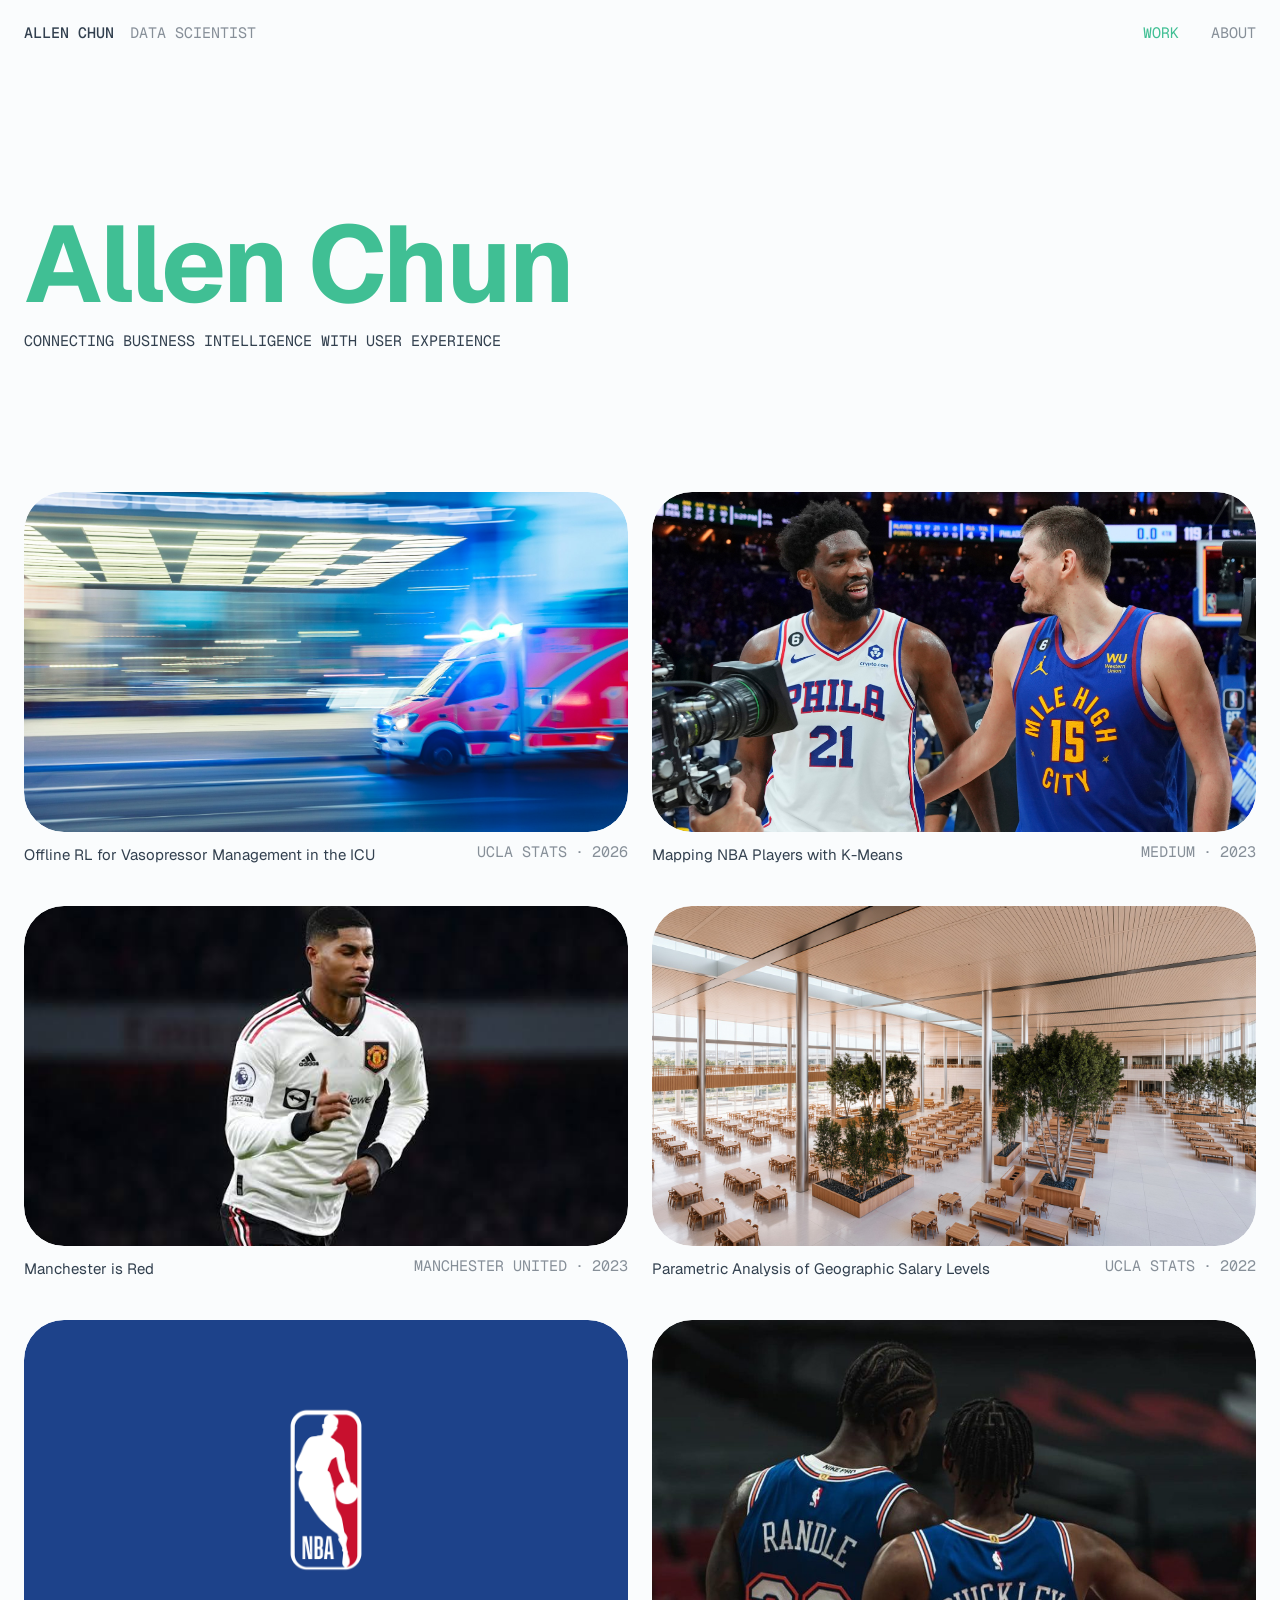
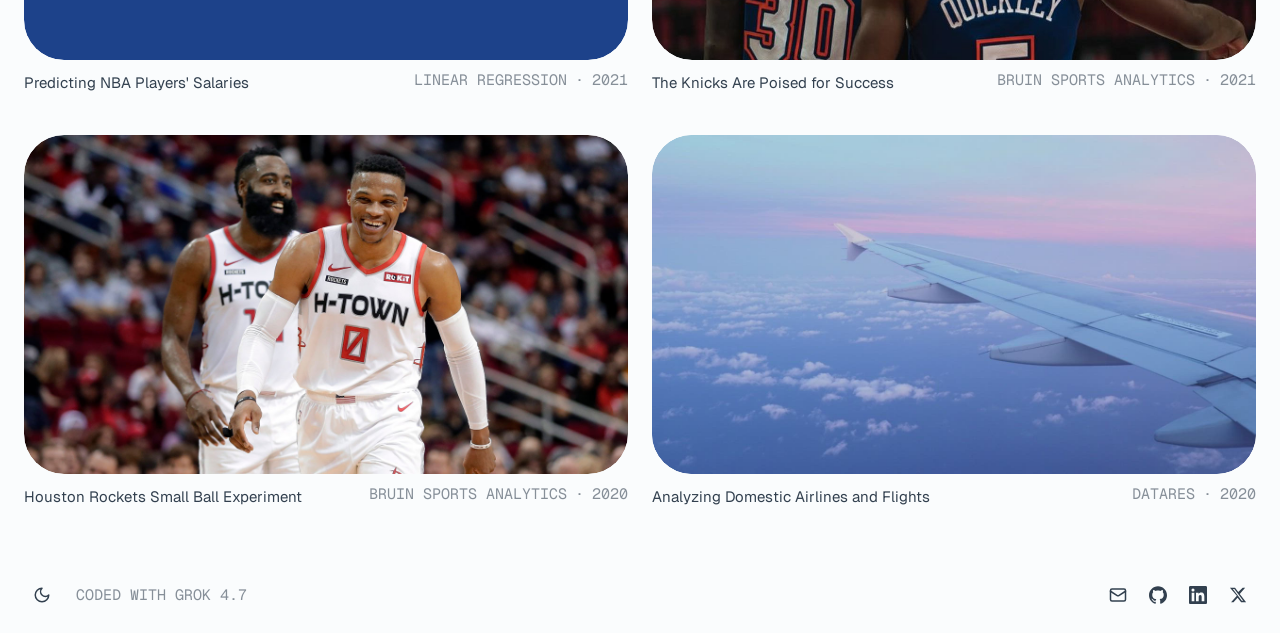
<file: index.html>
<!DOCTYPE html>
<html lang="en">
<head>
  <meta charset="utf-8">
  <meta name="viewport" content="width=device-width, initial-scale=1">
  <title>ALLEN</title>
  <link rel="icon" href="media/favicon_ac.png" type="image/png">
  <script>
    try {
      if (localStorage.getItem("portfolio-theme") === "dark") {
        document.documentElement.classList.add("site-dark");
      }
      var navEntry = performance.getEntriesByType("navigation")[0];
      var navType = navEntry ? navEntry.type : "navigate";
      var entered = sessionStorage.getItem("allen-entered");
      if (!(navType === "reload" || (navType === "navigate" && !entered))) {
        document.documentElement.classList.add("skip-preloader");
      }
      sessionStorage.setItem("allen-entered", "1");
    } catch (e) {}
  </script>
  <link rel="stylesheet" href="https://fonts.googleapis.com/css2?family=Geist:wght@400;700&family=Geist+Mono:wght@400;500&display=swap">
  <link rel="stylesheet" href="styles.css?v=8">
</head>
<body>
  <div class="preloader" id="preloader" aria-hidden="true">
    <div class="loader">
      <div class="cell d-0"></div>
      <div class="cell d-1"></div>
      <div class="cell d-2"></div>
      <div class="cell d-1"></div>
      <div class="cell d-2"></div>
      <div class="cell d-2"></div>
      <div class="cell d-3"></div>
      <div class="cell d-3"></div>
      <div class="cell d-4"></div>
    </div>
  </div>
  <header class="site-header">
    <div class="site-header-inner">
      <a class="identity" href="index.html">
        <span class="name">Allen Chun</span>
        <span class="role">Data Scientist</span>
      </a>
      <nav class="site-nav" aria-label="Primary">
        <a href="index.html" aria-current="page">Work</a>
        <a href="about.html">About</a>
      </nav>
    </div>
  </header>
  <main class="page-work">
    <section class="intro">
      <h1 class="intro-name">Allen Chun</h1>
      <p class="intro-line">connecting business intelligence <br class="intro-break">with user experience</p>
    </section>
    <div class="work">
    <article class="cover-block">
      <div class="cover">
        <img src="media/cover_project_icu.jpg" alt="">
        <a class="cover-link" href="https://escholarship.org/uc/item/3xr99615#main" target="_blank" rel="noopener noreferrer" aria-label="Offline RL for Vasopressor Management in the ICU"></a>
      </div>
      <div class="cover-meta">
        <a class="cover-title" href="https://escholarship.org/uc/item/3xr99615#main" target="_blank" rel="noopener noreferrer">Offline RL for Vasopressor Management in the ICU</a>
        <p class="cover-aside">
          <span>UCLA Stats</span>
          <span class="cover-dot" aria-hidden="true">·</span>
          <span>2026</span>
        </p>
      </div>
    </article>
    <article class="cover-block">
      <div class="cover">
        <img src="media/cover_project_kmeans.png" alt="">
        <a class="cover-link" href="https://medium.com/@allenmchun/using-k-means-clustering-to-identify-nba-player-similarity-2b33f11e3aa7" target="_blank" rel="noopener noreferrer" aria-label="Mapping NBA Players with K-Means"></a>
      </div>
      <div class="cover-meta">
        <a class="cover-title" href="https://medium.com/@allenmchun/using-k-means-clustering-to-identify-nba-player-similarity-2b33f11e3aa7" target="_blank" rel="noopener noreferrer">Mapping NBA Players with K-Means</a>
        <p class="cover-aside">
          <span>Medium</span>
          <span class="cover-dot" aria-hidden="true">·</span>
          <span>2023</span>
        </p>
      </div>
    </article>
    <article class="cover-block">
      <div class="cover">
        <img src="media/cover_project_manchester.jpg" alt="">
        <a class="cover-link" href="https://public.tableau.com/app/profile/allen8597/viz/ManchesterUnited2022-2023/ManchesterUnited" target="_blank" rel="noopener noreferrer" aria-label="Manchester is Red"></a>
      </div>
      <div class="cover-meta">
        <a class="cover-title" href="https://public.tableau.com/app/profile/allen8597/viz/ManchesterUnited2022-2023/ManchesterUnited" target="_blank" rel="noopener noreferrer">Manchester is Red</a>
        <p class="cover-aside">
          <span>Manchester United</span>
          <span class="cover-dot" aria-hidden="true">·</span>
          <span>2023</span>
        </p>
      </div>
    </article>
    <article class="cover-block">
      <div class="cover">
        <img src="media/cover_project_salary_levels.jpg" alt="">
        <a class="cover-link" href="parametric-analysis-geographic-salary-levels.pdf" target="_blank" rel="noopener noreferrer" aria-label="Parametric Analysis of Geographic Salary Levels"></a>
      </div>
      <div class="cover-meta">
        <a class="cover-title" href="parametric-analysis-geographic-salary-levels.pdf" target="_blank" rel="noopener noreferrer">Parametric Analysis of Geographic Salary Levels</a>
        <p class="cover-aside">
          <span>UCLA Stats</span>
          <span class="cover-dot" aria-hidden="true">·</span>
          <span>2022</span>
        </p>
      </div>
    </article>
    <article class="cover-block">
      <div class="cover">
        <img src="media/cover_project_nba_salaries.png" alt="">
        <a class="cover-link" href="predicting-nba-salaries.pdf" target="_blank" rel="noopener noreferrer" aria-label="Predicting NBA Players' Salaries"></a>
      </div>
      <div class="cover-meta">
        <a class="cover-title" href="predicting-nba-salaries.pdf" target="_blank" rel="noopener noreferrer">Predicting NBA Players' Salaries</a>
        <p class="cover-aside">
          <span>Linear Regression</span>
          <span class="cover-dot" aria-hidden="true">·</span>
          <span>2021</span>
        </p>
      </div>
    </article>
    <article class="cover-block">
      <div class="cover">
        <img src="media/cover_project_knicks.jpg" alt="">
        <a class="cover-link" href="https://www.bruinsportsanalytics.org/journalism/analyzing-the-recent-new-york-knicks-success" target="_blank" rel="noopener noreferrer" aria-label="The Knicks Are Poised for Success"></a>
      </div>
      <div class="cover-meta">
        <a class="cover-title" href="https://www.bruinsportsanalytics.org/journalism/analyzing-the-recent-new-york-knicks-success" target="_blank" rel="noopener noreferrer">The Knicks Are Poised for Success</a>
        <p class="cover-aside">
          <span>Bruin Sports Analytics</span>
          <span class="cover-dot" aria-hidden="true">·</span>
          <span>2021</span>
        </p>
      </div>
    </article>
    <article class="cover-block">
      <div class="cover">
        <img src="media/cover_project_rockets.jpg" alt="">
        <a class="cover-link" href="https://www.bruinsportsanalytics.org/journalism/why-the-houston-rockets-small-ball-experiment-failed" target="_blank" rel="noopener noreferrer" aria-label="Houston Rockets Small Ball Experiment"></a>
      </div>
      <div class="cover-meta">
        <a class="cover-title" href="https://www.bruinsportsanalytics.org/journalism/why-the-houston-rockets-small-ball-experiment-failed" target="_blank" rel="noopener noreferrer">Houston Rockets Small Ball Experiment</a>
        <p class="cover-aside">
          <span>Bruin Sports Analytics</span>
          <span class="cover-dot" aria-hidden="true">·</span>
          <span>2020</span>
        </p>
      </div>
    </article>
    <article class="cover-block">
      <div class="cover">
        <video muted playsinline webkit-playsinline autoplay loop preload="auto" poster="media/pink-sunset.jpg" src="media/pink-sunset.mp4"></video>
        <img class="cover-poster" src="media/pink-sunset.jpg" alt="">
        <a class="cover-link" href="https://ucladatares.medium.com/analyzing-domestic-airlines-and-flights-4ea21f31d932" target="_blank" rel="noopener noreferrer" aria-label="Analyzing Domestic Airlines and Flights"></a>
      </div>
      <div class="cover-meta">
        <a class="cover-title" href="https://ucladatares.medium.com/analyzing-domestic-airlines-and-flights-4ea21f31d932" target="_blank" rel="noopener noreferrer">Analyzing Domestic Airlines and Flights</a>
        <p class="cover-aside">
          <span>DataRes</span>
          <span class="cover-dot" aria-hidden="true">·</span>
          <span>2020</span>
        </p>
      </div>
    </article>
    <script>
      (function () {
        var video = document.querySelector(".cover video");
        if (!video) return;
        video.muted = true;
        video.defaultMuted = true;
        video.setAttribute("muted", "");
        video.setAttribute("playsinline", "");
        video.setAttribute("webkit-playsinline", "");
        video.playsInline = true;
        var cover = video.closest(".cover");
        function reveal() {
          if (video.paused) return;
          cover.classList.add("is-playing");
        }
        function start() {
          if (!video.paused && video.currentTime > 0) {
            reveal();
            return;
          }
          var pending = video.play();
          if (pending && pending.then) pending.then(reveal).catch(function () {});
        }
        video.addEventListener("playing", reveal);
        start();
        ["loadedmetadata", "canplay", "canplaythrough"].forEach(function (name) {
          video.addEventListener(name, start);
        });
        document.addEventListener("visibilitychange", function () {
          if (!document.hidden && video.paused) start();
        });
      })();
      (function () {
        var work = document.querySelector(".work");
        var desktop = window.matchMedia("(min-width: 721px)");
        function layout() {
          var items = Array.prototype.slice.call(work.querySelectorAll(".cover-block"));
          items.forEach(function (item) {
            item.style.gridColumn = "";
            item.style.gridRow = "";
          });
          if (!desktop.matches) return;
          var count = items.length;
          var rows = Math.ceil(count / 2);
          var pad = rows * 2 - count;
          items.forEach(function (item, index) {
            var cell = pad + index;
            item.style.gridRow = String(Math.floor(cell / 2) + 1);
            item.style.gridColumn = String((cell % 2) + 1);
          });
        }
        layout();
        desktop.addEventListener("change", layout);
      })();
    </script>
    </div>
  </main>
  <footer class="site-footer">
    <div class="site-footer-inner">
      <div class="footer-start">
      <button type="button" class="theme-toggle" aria-pressed="true" aria-label="Switch to dark mode">
        <span class="theme-toggle-icons">
          <svg class="icon-sun" viewBox="0 0 24 24" fill="none" stroke="currentColor" stroke-width="2" stroke-linecap="round" stroke-linejoin="round" aria-hidden="true">
            <circle cx="12" cy="12" r="4"></circle>
            <path d="M12 2v2"></path>
            <path d="M12 20v2"></path>
            <path d="m4.93 4.93 1.41 1.41"></path>
            <path d="m17.66 17.66 1.41 1.41"></path>
            <path d="M2 12h2"></path>
            <path d="M20 12h2"></path>
            <path d="m6.34 17.66-1.41 1.41"></path>
            <path d="m19.07 4.93-1.41 1.41"></path>
          </svg>
          <svg class="icon-moon" viewBox="0 0 24 24" fill="none" stroke="currentColor" stroke-width="2" stroke-linecap="round" stroke-linejoin="round" aria-hidden="true">
            <path d="M12 3a6 6 0 0 0 9 9 9 9 0 1 1-9-9Z"></path>
          </svg>
        </span>
      </button>
      <p class="footer-credit">Coded with Grok 4.7</p>
      </div>
      <nav class="socials" aria-label="Social">
        <button type="button" class="social-link" data-name="email" data-email="allenchun7@ucla.edu" aria-label="Copy email">
          <span class="email-icons">
            <svg class="icon-mail" viewBox="0 0 24 24" fill="none" stroke="currentColor" stroke-width="2" stroke-linecap="round" stroke-linejoin="round" aria-hidden="true">
              <rect width="20" height="16" x="2" y="4" rx="2"></rect>
              <path d="m22 7-8.97 5.7a1.94 1.94 0 0 1-2.06 0L2 7"></path>
            </svg>
            <svg class="icon-copy" viewBox="0 0 24 24" fill="none" stroke="currentColor" stroke-width="2" stroke-linecap="round" stroke-linejoin="round" aria-hidden="true">
              <rect width="14" height="14" x="8" y="8" rx="2" ry="2"></rect>
              <path d="M4 16c-1.1 0-2-.9-2-2V4c0-1.1.9-2 2-2h10c1.1 0 2 .9 2 2"></path>
            </svg>
            <svg class="icon-check" viewBox="0 0 24 24" fill="none" stroke="currentColor" stroke-width="2" stroke-linecap="round" stroke-linejoin="round" aria-hidden="true">
              <path d="M20 6 9 17l-5-5"></path>
            </svg>
          </span>
        </button>
        <a class="social-link" data-name="github" href="https://github.com/allenmchun" target="_blank" rel="noopener noreferrer" aria-label="GitHub">
          <svg viewBox="0 0 24 24" fill="currentColor" aria-hidden="true">
            <path d="M12 .297c-6.63 0-12 5.373-12 12 0 5.303 3.438 9.8 8.205 11.385.6.113.82-.258.82-.577 0-.285-.01-1.04-.015-2.04-3.338.724-4.042-1.61-4.042-1.61C4.422 18.07 3.633 17.7 3.633 17.7c-1.087-.744.084-.729.084-.729 1.205.084 1.838 1.236 1.838 1.236 1.07 1.835 2.809 1.305 3.495.998.108-.776.417-1.305.76-1.605-2.665-.3-5.466-1.332-5.466-5.93 0-1.31.465-2.38 1.235-3.22-.135-.303-.54-1.523.105-3.176 0 0 1.005-.322 3.3 1.23.96-.267 1.98-.399 3-.405 1.02.006 2.04.138 3 .405 2.28-1.552 3.285-1.23 3.285-1.23.645 1.653.24 2.873.12 3.176.765.84 1.23 1.91 1.23 3.22 0 4.61-2.805 5.625-5.475 5.92.42.36.81 1.096.81 2.22 0 1.606-.015 2.896-.015 3.286 0 .315.21.69.825.57C20.565 22.092 24 17.592 24 12.297c0-6.627-5.373-12-12-12"></path>
          </svg>
        </a>
        <a class="social-link" data-name="linkedin" href="https://www.linkedin.com/in/allenchun" target="_blank" rel="noopener noreferrer" aria-label="LinkedIn">
          <svg viewBox="0 0 24 24" fill="currentColor" aria-hidden="true">
            <path d="M20.447 20.452h-3.554v-5.569c0-1.328-.027-3.037-1.852-3.037-1.853 0-2.136 1.445-2.136 2.939v5.667H9.351V9h3.414v1.561h.046c.477-.9 1.637-1.85 3.37-1.85 3.601 0 4.267 2.37 4.267 5.455v6.286zM5.337 7.433a2.062 2.062 0 1 1 0-4.124 2.062 2.062 0 0 1 0 4.124zM7.119 20.452H3.555V9h3.564v11.452zM22.225 0H1.771C.792 0 0 .774 0 1.729v20.542C0 23.227.792 24 1.771 24h20.451C23.2 24 24 23.227 24 22.271V1.729C24 .774 23.2 0 22.222 0h.003z"></path>
          </svg>
        </a>
        <a class="social-link" data-name="x" href="https://x.com/allenmchun" target="_blank" rel="noopener noreferrer" aria-label="X">
          <svg viewBox="0 0 24 24" fill="currentColor" aria-hidden="true">
            <path d="M18.244 2.25h3.308l-7.227 8.26 8.502 11.24H16.17l-4.714-6.231-5.401 6.231H2.744l7.727-8.835L1.254 2.25H8.08l4.253 5.622L18.244 2.25zm-1.161 17.52h1.833L7.084 4.126H5.117z"></path>
          </svg>
        </a>
      </nav>
    </div>
  </footer>
  <script src="preloader.js"></script>
  <script src="intro-cursor.js?v=2"></script>
  <script src="nav.js"></script>
  <script src="theme.js"></script>
</body>
</html>
</file>
<file: styles.css>
* { box-sizing: border-box; }
:root {
  --bg: #fafcfd;
  --ink: #32404f;
  --muted: color-mix(in srgb, var(--ink) 58%, transparent);
  --accent: #40BF94;
}
html.site-dark {
  --bg: #12171c;
  --ink: #e8eef2;
}
html, body { margin: 0; }
body {
  min-height: 100dvh;
  display: flex;
  flex-direction: column;
  background: var(--bg);
  color: var(--ink);
  font-family: "Geist Mono", ui-monospace, monospace;
  transition: background-color 300ms, color 300ms;
}
a { color: inherit; text-decoration: none; }
.preloader {
  position: fixed;
  inset: 0;
  z-index: 100;
  display: flex;
  align-items: center;
  justify-content: center;
  background: var(--bg);
}
.preloader.is-done {
  opacity: 0;
  visibility: hidden;
  transition: opacity 0.4s ease, visibility 0.4s ease;
}
html.skip-preloader .preloader { display: none; }
html:has(.preloader:not(.is-done)):not(.skip-preloader) { overflow: hidden; }
.loader {
  --cell-size: 52px;
  --cell-spacing: 1px;
  --cells: 3;
  --total-size: calc(var(--cells) * (var(--cell-size) + 2 * var(--cell-spacing)));
  display: flex;
  flex-wrap: wrap;
  width: var(--total-size);
  height: var(--total-size);
}
.cell {
  flex: 0 0 var(--cell-size);
  margin: var(--cell-spacing);
  background-color: transparent;
  box-sizing: border-box;
  border-radius: 4px;
  animation: 1.5s ripple ease infinite;
}
.cell.d-1 { animation-delay: 100ms; }
.cell.d-2 { animation-delay: 200ms; }
.cell.d-3 { animation-delay: 300ms; }
.cell.d-4 { animation-delay: 400ms; }
.cell:nth-child(1) { --cell-color: #00FF87; }
.cell:nth-child(2) { --cell-color: #0CFD95; }
.cell:nth-child(3) { --cell-color: #17FBA2; }
.cell:nth-child(4) { --cell-color: #23F9B2; }
.cell:nth-child(5) { --cell-color: #30F7C3; }
.cell:nth-child(6) { --cell-color: #3DF5D4; }
.cell:nth-child(7) { --cell-color: #45F4DE; }
.cell:nth-child(8) { --cell-color: #53F1F0; }
.cell:nth-child(9) { --cell-color: #60EFFF; }
@keyframes ripple {
  0% { background-color: transparent; }
  30% { background-color: var(--cell-color); }
  60% { background-color: transparent; }
  100% { background-color: transparent; }
}
@media (prefers-reduced-motion: reduce) {
  .cell { animation: none; background-color: #00FF87; }
}
.site-header {
  position: absolute;
  top: 0;
  left: 0;
  right: 0;
  z-index: 1;
  display: flex;
  flex: none;
  justify-content: center;
  align-items: center;
  min-height: 64px;
  padding: 20px 24px;
  background: var(--bg);
  transition: background-color 300ms;
}
.site-header-inner {
  display: flex;
  align-items: center;
  justify-content: space-between;
  gap: 24px;
  width: 100%;
  max-width: 1800px;
}
.identity {
  display: flex;
  align-items: baseline;
  gap: 16px;
}
.name,
.role,
.site-nav a {
  margin: 0;
  font-size: 15px;
  line-height: 1;
  text-transform: uppercase;
}
.name { font-weight: 500; color: var(--ink); }
.role { font-weight: 400; color: var(--muted); }
.site-nav {
  display: flex;
  align-items: center;
  gap: 32px;
}
.site-nav a {
  font-weight: 400;
  color: var(--muted);
}
.site-nav a[aria-current="page"],
.site-nav a:hover { color: var(--accent); }
.sr-only {
  position: absolute;
  width: 1px;
  height: 1px;
  padding: 0;
  margin: -1px;
  overflow: hidden;
  clip: rect(0, 0, 0, 0);
  white-space: nowrap;
  border: 0;
}
.swap {
  display: inline-flex;
  align-items: center;
}
.swap-char {
  position: relative;
  display: block;
  overflow: hidden;
  height: 1em;
}
.swap-front,
.swap-back {
  display: block;
  line-height: 1;
}
.swap-front { position: relative; }
.swap-back {
  position: absolute;
  top: 0;
  left: 0;
  transform: translateY(-100%);
}
.swap-front,
.swap-back {
  transition: transform 0.6s cubic-bezier(0.22, 1.35, 0.36, 1);
}
.swap-char.is-on .swap-front { transform: translateY(100%); }
.swap-char.is-on .swap-back { transform: translateY(0); }
@media (prefers-reduced-motion: reduce) {
  .swap-front,
  .swap-back { transition: none; }
}
@media (max-width: 480px) {
  .site-header-inner { gap: 16px; }
  .identity { flex-direction: column; align-items: flex-start; gap: 0; }
}
.page-work {
  flex: 1 0 auto;
  width: 100%;
  max-width: calc(1800px + 48px);
  margin-inline: auto;
  padding: 112px 24px 48px;
  container-type: inline-size;
}
.intro {
  display: flex;
  flex-direction: column;
  justify-content: center;
  align-items: flex-start;
  min-height: calc(100cqw * 9 / 16);
  margin-bottom: 40px;
}
.intro-name {
  margin: 0;
  font-family: Geist, ui-sans-serif, system-ui, sans-serif;
  font-weight: 700;
  font-size: clamp(55.56px, 9.26vw, 108.03px);
  line-height: 0.95;
  letter-spacing: -0.03em;
  color: var(--accent);
  white-space: nowrap;
}
.intro-word { display: inline-block; white-space: nowrap; }
.intro-letter {
  display: inline-block;
  transform-origin: center center;
  will-change: transform;
  touch-action: manipulation;
}
.intro-line {
  margin: 15px 0 0;
  font-family: "Geist Mono", ui-monospace, monospace;
  font-size: 15px;
  font-weight: 400;
  line-height: 1.4;
  text-transform: uppercase;
  color: var(--ink);
}
.intro-break { display: none; }
@media (max-width: 720px) {
  .intro-name { font-size: clamp(40px, 11vw, 64px); }
  .intro-line { font-size: 13px; }
  .intro-break { display: unset; }
}
.work {
  display: grid;
  grid-template-columns: minmax(0, 1fr);
  align-content: start;
  gap: 40px 24px;
}
@media (min-width: 721px) {
  .intro { min-height: calc((100cqw - 24px) / 2 * 9 / 16); }
  .work { grid-template-columns: repeat(2, minmax(0, 1fr)); }
}
.cover-block { width: 100%; min-width: 0; }
.cover {
  position: relative;
  width: 100%;
  aspect-ratio: 16 / 9;
  overflow: hidden;
  background: var(--bg);
  border-radius: 40px;
  corner-shape: superellipse(1.6);
}
.cover-link {
  position: absolute;
  inset: 0;
  z-index: 2;
}
.cover-meta {
  display: flex;
  align-items: flex-start;
  justify-content: space-between;
  gap: 16px;
  margin-top: 12px;
}
.cover-title {
  font-family: Geist, ui-sans-serif, system-ui, sans-serif;
  font-size: 15px;
  font-weight: 400;
  line-height: 1.5;
  color: var(--ink);
}
.cover-title:hover { color: var(--accent); }
.cover-aside {
  display: flex;
  align-items: baseline;
  gap: 8px;
  flex: none;
  margin: 0;
  font-family: "Geist Mono", ui-monospace, monospace;
  font-size: 15px;
  font-weight: 400;
  line-height: 1;
  text-transform: uppercase;
  color: var(--muted);
}
.cover video,
.cover img {
  display: block;
  width: 100%;
  height: 100%;
  object-fit: cover;
  border: 0;
  outline: none;
  border-radius: inherit;
  corner-shape: inherit;
}
.cover img { pointer-events: none; }
.cover-poster {
  position: absolute;
  inset: 0;
  z-index: 1;
}
.cover.is-playing .cover-poster { visibility: hidden; }
.cover video::-webkit-media-controls,
.cover video::-webkit-media-controls-panel,
.cover video::-webkit-media-controls-play-button,
.cover video::-webkit-media-controls-start-playback-button,
.cover video::-webkit-media-controls-overlay-play-button,
.cover video::-webkit-media-controls-overlay-enclosure {
  display: none !important;
  -webkit-appearance: none;
  opacity: 0 !important;
  pointer-events: none;
  width: 0;
  height: 0;
}
@media (max-width: 720px) {
  .cover-meta {
    flex-direction: column;
    align-items: flex-start;
    gap: 6px;
  }
  .cover-title { white-space: nowrap; }
}
.experience {
  flex: 1 0 auto;
  display: flex;
  flex-direction: column;
  justify-content: center;
  align-items: center;
  padding: 96px 24px;
}
.experience-sheets {
  display: grid;
  grid-template-columns: max-content max-content max-content;
  column-gap: calc(6.5rem + 8px - 4ch);
  justify-content: start;
  width: max-content;
  max-width: 100%;
  font-family: "Geist Mono", ui-monospace, monospace;
  font-size: 15px;
}
.experience ol {
  list-style: none;
  display: grid;
  grid-template-columns: subgrid;
  grid-column: 1 / -1;
  row-gap: 4px;
  align-items: baseline;
  margin: 0;
  padding: 0;
}
.experience ol + ol { margin-top: 50px; }
.experience li,
.experience .detail { display: contents; }
.experience .year,
.experience .org,
.experience .position {
  margin: 0;
  font-size: 15px;
  font-weight: 400;
  line-height: 1.5;
}
.experience .year {
  font-family: "Geist Mono", ui-monospace, monospace;
  color: var(--muted);
}
.experience .org,
.experience .position {
  font-family: Geist, ui-sans-serif, system-ui, sans-serif;
  white-space: nowrap;
}
.experience .org {
  color: var(--ink);
}
.experience .org:hover,
.experience .org:focus-visible { color: var(--accent); }
.experience .position { color: var(--muted); }
.site-footer {
  flex: none;
  display: flex;
  justify-content: center;
  padding: 20px 24px;
  background: var(--bg);
  transition: background-color 300ms;
}
.site-footer-inner {
  display: flex;
  align-items: center;
  justify-content: space-between;
  gap: 16px;
  width: 100%;
  max-width: 1800px;
}
.footer-start {
  display: flex;
  align-items: center;
  gap: 16px;
  min-width: 0;
}
.socials {
  display: flex;
  align-items: center;
  gap: 4px;
  margin-left: auto;
}
.social-link {
  --brand: var(--ink);
  display: inline-flex;
  align-items: center;
  justify-content: center;
  width: 36px;
  height: 36px;
  padding: 0;
  border: 0;
  background: transparent;
  font: inherit;
  cursor: pointer;
  border-radius: 6px;
  color: var(--ink);
  transition: color 200ms, background-color 200ms;
}
.social-link svg { width: 18px; height: 18px; }
.social-link:hover,
.social-link:focus-visible {
  color: var(--brand);
  background: color-mix(in srgb, var(--brand) 14%, transparent);
}
.social-link[data-name="email"] { --brand: #ea4335; }
.social-link[data-copied="true"] { color: var(--accent); }
.email-icons {
  position: relative;
  width: 18px;
  height: 18px;
}
.email-icons svg {
  position: absolute;
  inset: 0;
  transition: opacity 150ms;
}
.email-icons .icon-copy,
.email-icons .icon-check { opacity: 0; }
.social-link[data-name="email"]:hover .icon-mail,
.social-link[data-name="email"]:focus-visible .icon-mail { opacity: 0; }
.social-link[data-name="email"]:hover .icon-copy,
.social-link[data-name="email"]:focus-visible .icon-copy { opacity: 1; }
.social-link[data-name="email"][data-copied="true"] .icon-mail,
.social-link[data-name="email"][data-copied="true"] .icon-copy { opacity: 0; }
.social-link[data-name="email"][data-copied="true"] .icon-check { opacity: 1; }
.social-link[data-name="github"] { --brand: #24292f; }
.social-link[data-name="linkedin"] { --brand: #0a66c2; }
.social-link[data-name="x"] { --brand: #000000; }
html.site-dark .social-link[data-name="github"],
html.site-dark .social-link[data-name="x"] { --brand: #ffffff; }
.theme-toggle {
  position: relative;
  display: inline-flex;
  align-items: center;
  justify-content: center;
  width: 36px;
  height: 36px;
  padding: 0;
  border: 0;
  border-radius: 6px;
  background: transparent;
  color: var(--ink);
  cursor: pointer;
}
.theme-toggle:hover { background: color-mix(in srgb, var(--ink) 10%, transparent); }
.theme-toggle:focus-visible {
  outline: 2px solid var(--ink);
  outline-offset: 2px;
}
.theme-toggle-icons {
  position: relative;
  width: 18px;
  height: 18px;
}
.theme-toggle svg {
  position: absolute;
  inset: 0;
  width: 18px;
  height: 18px;
  transition: transform 200ms, opacity 200ms;
}
.theme-toggle .icon-sun {
  transform: rotate(-90deg) scale(0.75);
  opacity: 0;
}
.theme-toggle .icon-moon {
  transform: rotate(0deg) scale(1);
  opacity: 1;
}
html.site-dark .theme-toggle .icon-sun {
  transform: rotate(0deg) scale(1);
  opacity: 1;
}
html.site-dark .theme-toggle .icon-moon {
  transform: rotate(90deg) scale(0.75);
  opacity: 0;
}
.footer-credit {
  margin: 0;
  font-family: "Geist Mono", ui-monospace, monospace;
  font-size: 15px;
  font-weight: 400;
  line-height: 1;
  text-transform: uppercase;
  color: var(--muted);
}
@media (prefers-reduced-motion: reduce) {
  .theme-toggle svg,
  body,
  .site-header,
  .site-footer { transition: none; }
}
@media (max-width: 720px) {
  .site-header-inner { justify-content: flex-start; }
  .site-nav { margin-left: auto; }
  .site-footer-inner {
    flex-direction: column;
    align-items: flex-start;
    justify-content: flex-start;
    row-gap: 4px;
  }
  .footer-start,
  .socials { margin-left: 0; }
  .page-about .site-header { position: static; }
  .page-about .experience {
    justify-content: flex-start;
    padding-top: 48px;
    padding-bottom: 48px;
  }
  .page-about .experience-sheets {
    margin-top: auto;
    margin-bottom: auto;
  }
}
@media (max-width: 1023px) {
  .experience-sheets {
    display: flex;
    flex-direction: column;
    align-items: flex-start;
  }
  .experience ol {
    display: flex;
    flex-direction: column;
    align-items: flex-start;
    gap: 6px;
  }
  .experience li {
    display: flex;
    align-items: flex-start;
    gap: 40px;
  }
  .experience .year {
    flex: none;
    width: 4ch;
  }
  .experience .detail {
    display: flex;
    flex-direction: column;
    gap: 2px;
  }
}
</file>
